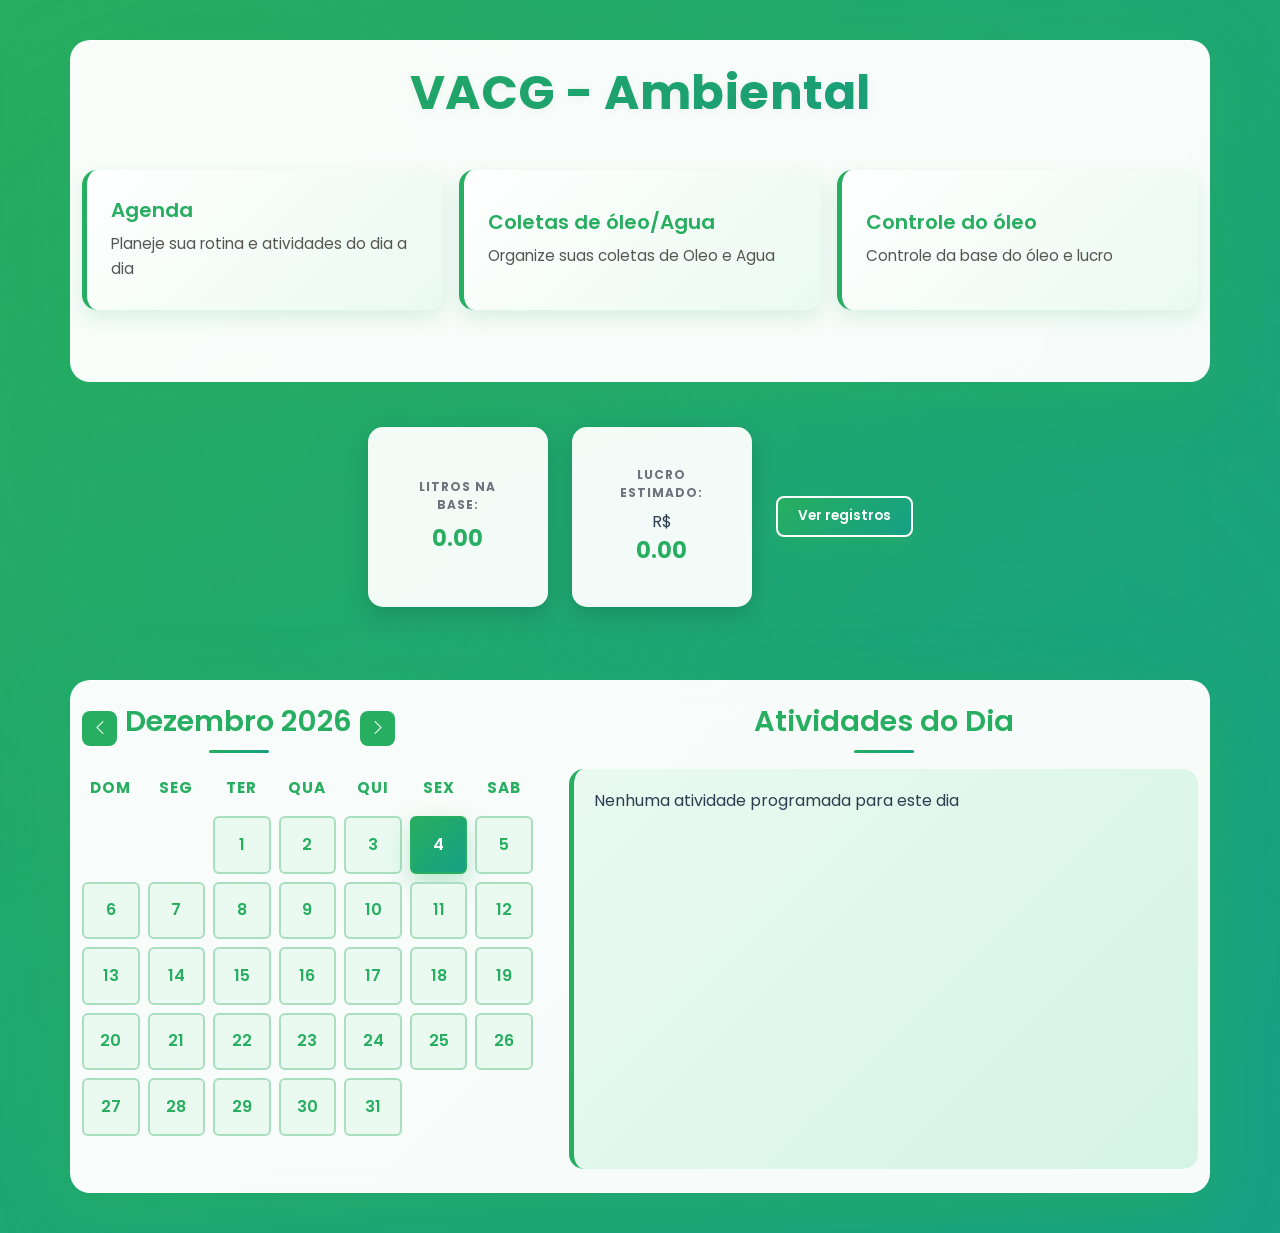
<file: index.html>
<!doctype html>
<html lang="en">

<head>
  <meta charset="utf-8" />
  <meta name="viewport" content="width=device-width, initial-scale=1" />
  <title>Sistema VACG</title>
  <link href="https://cdn.jsdelivr.net/npm/bootstrap@5.3.8/dist/css/bootstrap.min.css" rel="stylesheet"
    integrity="sha384-sRIl4kxILFvY47J16cr9ZwB07vP4J8+LH7qKQnuqkuIAvNWLzeN8tE5YBujZqJLB" crossorigin="anonymous" />
  <link rel="stylesheet" href="styles.css" />
  <link rel="stylesheet" href="https://cdn.jsdelivr.net/npm/bootstrap-icons@1.11.3/font/bootstrap-icons.css">
</head>

<body>
  <div class="container py-4">
    <h1 class="text-center mb-5">VACG - Ambiental</h1>

    <!-- Seção de Cards -->
    <div class="mb-5">
      <div class="row flex-nowrap gx-3 justify-content-center">
        <div class="col-sm-3 mb-3 mb-sm-0">
          <a href="#" class="card text-decoration-none text-body">
            <div class="card-body">
              <h5 class="card-title">Agenda</h5>
              <p class="card-text">
                Planeje sua rotina e atividades do dia a dia
              </p>
            </div>
          </a>
        </div>
        <div class="col-sm-3 mb-3 mb-sm-0">
          <a href="#" id="btnOleo" class="card text-decoration-none text-body">
            <div class="card-body">
              <h5 class="card-title">Coletas de óleo/Agua</h5>
              <p class="card-text">Organize suas coletas de Oleo e Agua</p>
            </div>
          </a>
        </div>
        <div class="col-sm-3 mb-3 mb-sm-0">
          <a href="#" id="btnControleOleo" class="card text-decoration-none text-body">
            <div class="card-body">
              <h5 class="card-title">Controle do óleo</h5>
              <p class="card-text">Controle da base do óleo e lucro</p>
            </div>
          </a>
        </div>
      </div>
    </div>
  </div>

  <!-- Sumário de óleo -->
   <div id="oilSummary" class="container mb-5">
    <div class="row justify-content-center align-items-center">
      <div class="col-auto">
        <strong>Litros na base:</strong> <span id="totalLitros">0</span>
      </div>
      <div class="col-auto ms-4">
        <strong>Lucro estimado:</strong> R$ <span id="totalProfit">0.00</span>
      </div>
      <div class="col-auto ms-4">
        <button id="btnVerRegistros" class="btn btn-sm btn-outline-primary">Ver registros</button>
      </div>
    </div>
  </div> 




  <!-- Seção de Calendário e Atividades -->
  <div class="container py-4">
    <div class="row">
      <!-- Coluna Esquerda - Calendário -->
      <div class="col-md-5">
        <div class="d-flex align-items-center mb-3">
          <button type="button" class="calendar-nav-btn me-2" onclick="prevMonth()">
            <i class="bi bi-chevron-left"></i>
          </button>
          <h3 id="monthYear" class="mb-0"></h3>
          <button type="button" class="calendar-nav-btn ms-2" onclick="nextMonth()">
            <i class="bi bi-chevron-right"></i>
          </button>
        </div>
        <div id="calendarGrid" style="display: grid; grid-template-columns: repeat(7, 1fr); gap: 8px;"></div>
      </div>
      <!-- Coluna Direita - Atividades do Dia -->
      <div class="col-md-7 ps-4">
        <h3 class="mb-3">Atividades do Dia</h3>
        <div class="activities-container" style="
              background: linear-gradient(135deg, #eafaf1 0%, #d5f4e6 100%);
              border-radius: 15px;
              padding: 20px;
              border-left: 5px solid #27ae60;
              min-height: 400px;
            ">
          <p style="
                color: #999;
                text-align: center;
                padding-top: 50px;
                font-family: &quot;Poppins&quot;, sans-serif;
              ">
            Selecione um dia no calendário para ver as atividades
          </p>
        </div>
      </div>
    </div>
  </div>

  <script src="https://cdn.jsdelivr.net/npm/bootstrap@5.3.8/dist/js/bootstrap.bundle.min.js"
    integrity="sha384-FKyoEForCGlyvwx9Hj09JcYn3nv7wiPVlz7YYwJrWVcXK/BmnVDxM+D2scQbITxI"
    crossorigin="anonymous"></script>
  <script src="script.js"></script>

  <div id="overlay" class="overlay">
    <div class="meu-modal">
      <h2 id="modalTitle"></h2>

      <div class="modal-body">
        <form id="formColeta">
          <div id="formColetaBody">
            <div class="form-group">
              <label>Título</label>
              <input type="text" id="inputTitulo" placeholder="Ex: Coleta na região norte" required />
            </div>
            <div class="form-group">
              <label>Descrição Interna</label>
              <textarea id="inputDescricaoInterna" rows="3" placeholder="Detalhes adicionais da atividade"
                required></textarea>
            </div>

            <div class="form-group">
              <label>Data</label>
              <input type="date" id="inputData" required />
            </div>

            <div class="form-group">
              <label>Hora</label>
              <input type="time" id="inputHora" required />
            </div>
          </div>

          <div class="button-group">
            <button type="submit" id="formSubmitBtn">Salvar</button>
            <button type="button" onclick="fecharModal()">Cancelar</button>
          </div>
        </form>
      </div>
    </div>
  </div>

  <!-- Modal de Detalhes -->

  <!-- Modal de Registros de Óleo -->
  <div id="modalOleoRecords" class="modal-detalhes">
    <div class="modal-content-detalhes" style="width: 90%; max-width:800px;">
      <button class="close-btn" onclick="fecharModalOleoRecords()">✖</button>
      <h2>Registros de Óleo</h2>
      <div id="oleoTableContainer" style="max-height:60vh; overflow:auto;">
        <!-- table inserted by script -->
      </div>
    </div>
  </div>

  <div id="modalDetalhes" class="modal-detalhes">
    <div class="modal-content-detalhes">
      <button class="close-btn" onclick="fecharModalDetalhes()">✖</button>
      <h2>Detalhes da Atividade</h2>
      <div class="detalhes-info">
        <div class="info-item">
          <label>Título:</label>
          <p id="detalhesTitulo"></p>
        </div>
        <div class="info-item">
          <label>Descrição:</label>
          <p id="detalhesDescricao"></p>
        </div>
        <div class="info-item">
          <label>Hora:</label>
          <p id="detalhesHora"></p>
        </div>
        <div class="info-item">
          <label>Dia:</label>
          <p id="detalhesDia"></p>
        </div>
      </div>
      <div class="button-group">
        <button id="btnEditarDetalhes" class="btn-edit-detalhes">
          Editar
        </button>
        <button type="button" onclick="fecharModalDetalhes()" class="btn-fechar-detalhes">
          Fechar
        </button>
      </div>
    </div>
  </div>

  <!-- Modal de Edição -->
  <div id="modalEdicao" class="modal-edicao">
    <div class="modal-content-edicao">
      <button class="close-btn" onclick="fecharModalEdicao()">✖</button>
      <h2>Editar Atividade</h2>
      <form id="formEdicao">
        <div class="form-group">
          <label>Título</label>
          <input type="text" id="editTitulo" required />
        </div>
        <div class="form-group">
          <label>Descrição</label>
          <textarea id="editDescricao" rows="3" required></textarea>
        </div>
        <div class="form-group">
          <label>Hora</label>
          <input type="time" id="editHora" required />
        </div>
        <div class="button-group">
          <button type="submit" class="btn-salvar-edicao">Salvar</button>
          <button type="button" onclick="fecharModalEdicao()" class="btn-cancelar-edicao">
            Cancelar
          </button>
        </div>
      </form>
    </div>
  </div>
</body>

</html>
</file>
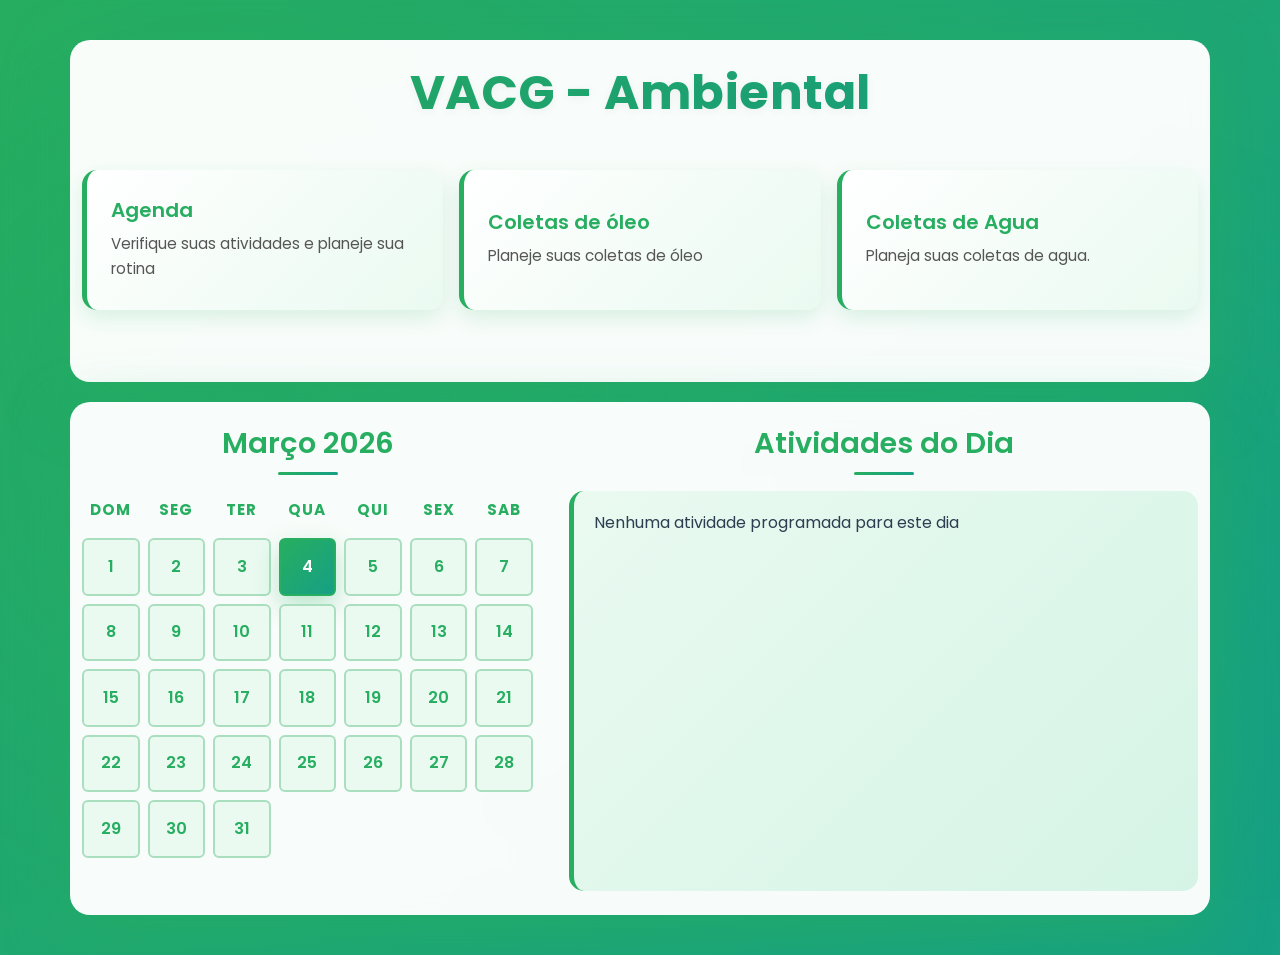
<file: inicial.html>
<!doctype html>
<html lang="en">
  <head>
    <meta charset="utf-8" />
    <meta name="viewport" content="width=device-width, initial-scale=1" />
    <title>Sistema VACG</title>
    <link
      href="https://cdn.jsdelivr.net/npm/bootstrap@5.3.8/dist/css/bootstrap.min.css"
      rel="stylesheet"
      integrity="sha384-sRIl4kxILFvY47J16cr9ZwB07vP4J8+LH7qKQnuqkuIAvNWLzeN8tE5YBujZqJLB"
      crossorigin="anonymous"
    />
    <link rel="stylesheet" href="styles.css" />
  </head>
  <body>
    <div class="container py-4">
      <h1 class="text-center mb-5">VACG - Ambiental</h1>

      <!-- Seção de Cards -->
      <div class="mb-5">
        <div class="row flex-nowrap gx-3 justify-content-center">
          <div class="col-sm-3 mb-3 mb-sm-0">
            <a href="#" class="card text-decoration-none text-body">
              <div class="card-body">
                <h5 class="card-title">Agenda</h5>
                <p class="card-text">
                  Verifique suas atividades e planeje sua rotina
                </p>
              </div>
            </a>
          </div>
          <div class="col-sm-3 mb-3 mb-sm-0">
            <a
              href="#"
              id="btnOleo"
              class="card text-decoration-none text-body"
            >
              <div class="card-body">
                <h5 class="card-title">Coletas de óleo</h5>
                <p class="card-text">Planeje suas coletas de óleo</p>
              </div>
            </a>
          </div>
          <div class="col-sm-3 mb-3 mb-sm-0">
            <a
              href="#"
              id="btnAgua"
              class="card text-decoration-none text-body"
            >
              <div class="card-body">
                <h5 class="card-title">Coletas de Agua</h5>
                <p class="card-text">Planeja suas coletas de agua.</p>
              </div>
            </a>
          </div>
        </div>
      </div>
    </div>

    <!-- Seção de Calendário e Atividades -->
    <div class="container py-4">
      <div class="row">
        <!-- Coluna Esquerda - Calendário -->
        <div class="col-md-5">
          <h3 class="mb-3">Março 2026</h3>
          <div
            style="
              display: grid;
              grid-template-columns: repeat(7, 1fr);
              gap: 8px;
            "
          >
            <!-- Headers dias da semana -->
            <div style="text-align: center; font-weight: bold; padding: 8px">
              Dom
            </div>
            <div style="text-align: center; font-weight: bold; padding: 8px">
              Seg
            </div>
            <div style="text-align: center; font-weight: bold; padding: 8px">
              Ter
            </div>
            <div style="text-align: center; font-weight: bold; padding: 8px">
              Qua
            </div>
            <div style="text-align: center; font-weight: bold; padding: 8px">
              Qui
            </div>
            <div style="text-align: center; font-weight: bold; padding: 8px">
              Sex
            </div>
            <div style="text-align: center; font-weight: bold; padding: 8px">
              Sab
            </div>

            <!-- Dias do mês -->
            <div
              class="calendar-day"
              data-day="1"
              style="
                aspect-ratio: 1 / 1;
                display: flex;
                align-items: center;
                justify-content: center;
                border: 1px solid #ddd;
                border-radius: 6px;
                background-color: #f8f9fa;
                cursor: pointer;
              "
            >
              1
            </div>
            <div
              class="calendar-day"
              data-day="2"
              style="
                aspect-ratio: 1 / 1;
                display: flex;
                align-items: center;
                justify-content: center;
                border: 1px solid #ddd;
                border-radius: 6px;
                background-color: #f8f9fa;
                cursor: pointer;
              "
            >
              2
            </div>
            <div
              class="calendar-day"
              data-day="3"
              style="
                aspect-ratio: 1 / 1;
                display: flex;
                align-items: center;
                justify-content: center;
                border: 1px solid #ddd;
                border-radius: 6px;
                background-color: #f8f9fa;
                cursor: pointer;
              "
            >
              3
            </div>
            <div
              class="calendar-day"
              data-day="4"
              style="
                aspect-ratio: 1 / 1;
                display: flex;
                align-items: center;
                justify-content: center;
                border: 1px solid #ddd;
                border-radius: 6px;
                background-color: #f8f9fa;
                cursor: pointer;
              "
            >
              4
            </div>
            <div
              class="calendar-day"
              data-day="5"
              style="
                aspect-ratio: 1 / 1;
                display: flex;
                align-items: center;
                justify-content: center;
                border: 1px solid #ddd;
                border-radius: 6px;
                background-color: #f8f9fa;
                cursor: pointer;
              "
            >
              5
            </div>
            <div
              class="calendar-day"
              data-day="6"
              style="
                aspect-ratio: 1 / 1;
                display: flex;
                align-items: center;
                justify-content: center;
                border: 1px solid #ddd;
                border-radius: 6px;
                background-color: #f8f9fa;
                cursor: pointer;
              "
            >
              6
            </div>
            <div
              class="calendar-day"
              data-day="7"
              style="
                aspect-ratio: 1 / 1;
                display: flex;
                align-items: center;
                justify-content: center;
                border: 1px solid #ddd;
                border-radius: 6px;
                background-color: #f8f9fa;
                cursor: pointer;
              "
            >
              7
            </div>

            <div
              class="calendar-day"
              data-day="8"
              style="
                aspect-ratio: 1 / 1;
                display: flex;
                align-items: center;
                justify-content: center;
                border: 1px solid #ddd;
                border-radius: 6px;
                background-color: #f8f9fa;
                cursor: pointer;
              "
            >
              8
            </div>
            <div
              class="calendar-day"
              data-day="9"
              style="
                aspect-ratio: 1 / 1;
                display: flex;
                align-items: center;
                justify-content: center;
                border: 1px solid #ddd;
                border-radius: 6px;
                background-color: #f8f9fa;
                cursor: pointer;
              "
            >
              9
            </div>
            <div
              class="calendar-day"
              data-day="10"
              style="
                aspect-ratio: 1 / 1;
                display: flex;
                align-items: center;
                justify-content: center;
                border: 1px solid #ddd;
                border-radius: 6px;
                background-color: #f8f9fa;
                cursor: pointer;
              "
            >
              10
            </div>
            <div
              class="calendar-day"
              data-day="11"
              style="
                aspect-ratio: 1 / 1;
                display: flex;
                align-items: center;
                justify-content: center;
                border: 1px solid #ddd;
                border-radius: 6px;
                background-color: #f8f9fa;
                cursor: pointer;
              "
            >
              11
            </div>
            <div
              class="calendar-day"
              data-day="12"
              style="
                aspect-ratio: 1 / 1;
                display: flex;
                align-items: center;
                justify-content: center;
                border: 1px solid #ddd;
                border-radius: 6px;
                background-color: #f8f9fa;
                cursor: pointer;
              "
            >
              12
            </div>
            <div
              class="calendar-day"
              data-day="13"
              style="
                aspect-ratio: 1 / 1;
                display: flex;
                align-items: center;
                justify-content: center;
                border: 1px solid #ddd;
                border-radius: 6px;
                background-color: #f8f9fa;
                cursor: pointer;
              "
            >
              13
            </div>
            <div
              class="calendar-day"
              data-day="14"
              style="
                aspect-ratio: 1 / 1;
                display: flex;
                align-items: center;
                justify-content: center;
                border: 1px solid #ddd;
                border-radius: 6px;
                background-color: #f8f9fa;
                cursor: pointer;
              "
            >
              14
            </div>

            <div
              class="calendar-day"
              data-day="15"
              style="
                aspect-ratio: 1 / 1;
                display: flex;
                align-items: center;
                justify-content: center;
                border: 1px solid #ddd;
                border-radius: 6px;
                background-color: #f8f9fa;
                cursor: pointer;
              "
            >
              15
            </div>
            <div
              class="calendar-day"
              data-day="16"
              style="
                aspect-ratio: 1 / 1;
                display: flex;
                align-items: center;
                justify-content: center;
                border: 1px solid #ddd;
                border-radius: 6px;
                background-color: #f8f9fa;
                cursor: pointer;
              "
            >
              16
            </div>
            <div
              class="calendar-day"
              data-day="17"
              style="
                aspect-ratio: 1 / 1;
                display: flex;
                align-items: center;
                justify-content: center;
                border: 1px solid #ddd;
                border-radius: 6px;
                background-color: #f8f9fa;
                cursor: pointer;
              "
            >
              17
            </div>
            <div
              class="calendar-day"
              data-day="18"
              style="
                aspect-ratio: 1 / 1;
                display: flex;
                align-items: center;
                justify-content: center;
                border: 1px solid #ddd;
                border-radius: 6px;
                background-color: #f8f9fa;
                cursor: pointer;
              "
            >
              18
            </div>
            <div
              class="calendar-day"
              data-day="19"
              style="
                aspect-ratio: 1 / 1;
                display: flex;
                align-items: center;
                justify-content: center;
                border: 1px solid #ddd;
                border-radius: 6px;
                background-color: #f8f9fa;
                cursor: pointer;
              "
            >
              19
            </div>
            <div
              class="calendar-day"
              data-day="20"
              style="
                aspect-ratio: 1 / 1;
                display: flex;
                align-items: center;
                justify-content: center;
                border: 1px solid #ddd;
                border-radius: 6px;
                background-color: #f8f9fa;
                cursor: pointer;
              "
            >
              20
            </div>
            <div
              class="calendar-day"
              data-day="21"
              style="
                aspect-ratio: 1 / 1;
                display: flex;
                align-items: center;
                justify-content: center;
                border: 1px solid #ddd;
                border-radius: 6px;
                background-color: #f8f9fa;
                cursor: pointer;
              "
            >
              21
            </div>

            <div
              class="calendar-day"
              data-day="22"
              style="
                aspect-ratio: 1 / 1;
                display: flex;
                align-items: center;
                justify-content: center;
                border: 1px solid #ddd;
                border-radius: 6px;
                background-color: #f8f9fa;
                cursor: pointer;
              "
            >
              22
            </div>
            <div
              class="calendar-day"
              data-day="23"
              style="
                aspect-ratio: 1 / 1;
                display: flex;
                align-items: center;
                justify-content: center;
                border: 1px solid #ddd;
                border-radius: 6px;
                background-color: #f8f9fa;
                cursor: pointer;
              "
            >
              23
            </div>
            <div
              class="calendar-day"
              data-day="24"
              style="
                aspect-ratio: 1 / 1;
                display: flex;
                align-items: center;
                justify-content: center;
                border: 1px solid #ddd;
                border-radius: 6px;
                background-color: #f8f9fa;
                cursor: pointer;
              "
            >
              24
            </div>
            <div
              class="calendar-day"
              data-day="25"
              style="
                aspect-ratio: 1 / 1;
                display: flex;
                align-items: center;
                justify-content: center;
                border: 1px solid #ddd;
                border-radius: 6px;
                background-color: #f8f9fa;
                cursor: pointer;
              "
            >
              25
            </div>
            <div
              class="calendar-day"
              data-day="26"
              style="
                aspect-ratio: 1 / 1;
                display: flex;
                align-items: center;
                justify-content: center;
                border: 1px solid #ddd;
                border-radius: 6px;
                background-color: #f8f9fa;
                cursor: pointer;
              "
            >
              26
            </div>
            <div
              class="calendar-day"
              data-day="27"
              style="
                aspect-ratio: 1 / 1;
                display: flex;
                align-items: center;
                justify-content: center;
                border: 1px solid #ddd;
                border-radius: 6px;
                background-color: #f8f9fa;
                cursor: pointer;
              "
            >
              27
            </div>
            <div
              class="calendar-day"
              data-day="28"
              style="
                aspect-ratio: 1 / 1;
                display: flex;
                align-items: center;
                justify-content: center;
                border: 1px solid #ddd;
                border-radius: 6px;
                background-color: #f8f9fa;
                cursor: pointer;
              "
            >
              28
            </div>

            <div
              class="calendar-day"
              data-day="29"
              style="
                aspect-ratio: 1 / 1;
                display: flex;
                align-items: center;
                justify-content: center;
                border: 1px solid #ddd;
                border-radius: 6px;
                background-color: #f8f9fa;
                cursor: pointer;
              "
            >
              29
            </div>
            <div
              class="calendar-day"
              data-day="30"
              style="
                aspect-ratio: 1 / 1;
                display: flex;
                align-items: center;
                justify-content: center;
                border: 1px solid #ddd;
                border-radius: 6px;
                background-color: #f8f9fa;
                cursor: pointer;
              "
            >
              30
            </div>
            <div
              class="calendar-day"
              data-day="31"
              style="
                aspect-ratio: 1 / 1;
                display: flex;
                align-items: center;
                justify-content: center;
                border: 1px solid #ddd;
                border-radius: 6px;
                background-color: #f8f9fa;
                cursor: pointer;
              "
            >
              31
            </div>
          </div>
        </div>

        <!-- Coluna Direita - Atividades do Dia -->
        <div class="col-md-7 ps-4">
          <h3 class="mb-3">Atividades do Dia</h3>
          <div
            class="activities-container"
            style="
              background: linear-gradient(135deg, #eafaf1 0%, #d5f4e6 100%);
              border-radius: 15px;
              padding: 20px;
              border-left: 5px solid #27ae60;
              min-height: 400px;
            "
          >
            <p
              style="
                color: #999;
                text-align: center;
                padding-top: 50px;
                font-family: &quot;Poppins&quot;, sans-serif;
              "
            >
              Selecione um dia no calendário para ver as atividades
            </p>
          </div>
        </div>
      </div>
    </div>

    <script
      src="https://cdn.jsdelivr.net/npm/bootstrap@5.3.8/dist/js/bootstrap.bundle.min.js"
      integrity="sha384-FKyoEForCGlyvwx9Hj09JcYn3nv7wiPVlz7YYwJrWVcXK/BmnVDxM+D2scQbITxI"
      crossorigin="anonymous"
    ></script>
    <script src="script.js"></script>

    <div id="overlay" class="overlay">
      <div class="meu-modal">
        <h2 id="modalTitle"></h2>

        <div class="modal-body">
          <form id="formColeta">
            <div class="form-group">
              <label>Título</label>
              <input
                type="text"
                id="inputTitulo"
                placeholder="Ex: Coleta na região norte"
                required
              />
            </div>
            <div class="form-group">
              <label>Descrição Interna</label>
              <textarea
                id="inputDescricaoInterna"
                rows="3"
                placeholder="Detalhes adicionais da atividade"
                required
              ></textarea>
            </div>

            <div class="form-group">
              <label>Data</label>
              <input type="date" id="inputData" required />
            </div>

            <div class="form-group">
              <label>Hora</label>
              <input type="time" id="inputHora" required />
            </div>

            <div class="button-group">
              <button type="submit">Salvar Atividade</button>
              <button type="button" onclick="fecharModal()">Cancelar</button>
            </div>
          </form>
        </div>
        <!-- fim modal-body -->
      </div>
    </div>

    <!-- Modal de Detalhes -->
    <div id="modalDetalhes" class="modal-detalhes">
      <div class="modal-content-detalhes">
        <button class="close-btn" onclick="fecharModalDetalhes()">✖</button>
        <h2>Detalhes da Atividade</h2>
        <div class="detalhes-info">
          <div class="info-item">
            <label>Título:</label>
            <p id="detalhesTitulo"></p>
          </div>
          <div class="info-item">
            <label>Descrição:</label>
            <p id="detalhesDescricao"></p>
          </div>
          <div class="info-item">
            <label>Hora:</label>
            <p id="detalhesHora"></p>
          </div>
          <div class="info-item">
            <label>Dia:</label>
            <p id="detalhesDia"></p>
          </div>
        </div>
        <div class="button-group">
          <button id="btnEditarDetalhes" class="btn-edit-detalhes">
            Editar
          </button>
          <button
            type="button"
            onclick="fecharModalDetalhes()"
            class="btn-fechar-detalhes"
          >
            Fechar
          </button>
        </div>
      </div>
    </div>

    <!-- Modal de Edição -->
    <div id="modalEdicao" class="modal-edicao">
      <div class="modal-content-edicao">
        <button class="close-btn" onclick="fecharModalEdicao()">✖</button>
        <h2>Editar Atividade</h2>
        <form id="formEdicao">
          <div class="form-group">
            <label>Título</label>
            <input type="text" id="editTitulo" required />
          </div>
          <div class="form-group">
            <label>Descrição</label>
            <textarea id="editDescricao" rows="3" required></textarea>
          </div>
          <div class="form-group">
            <label>Hora</label>
            <input type="time" id="editHora" required />
          </div>
          <div class="button-group">
            <button type="submit" class="btn-salvar-edicao">Salvar</button>
            <button
              type="button"
              onclick="fecharModalEdicao()"
              class="btn-cancelar-edicao"
            >
              Cancelar
            </button>
          </div>
        </form>
      </div>
    </div>
  </body>
</html>
</file>
<file: styles.css>
/* ============================================
   ESTILOS GERAIS
   ============================================ */

@import url("https://fonts.googleapis.com/css2?family=Poppins:wght@400;500;600;700&display=swap");

:root {
  --primary-green: #27ae60;
  --secondary-green: #16a085;
  --light-green: #2ecc71;
  --water-blue: #3498db;
  --dark-green: #145a32;
  --light-bg: #eafaf1;
  --card-shadow: 0 8px 20px rgba(39, 174, 96, 0.15);
}

* {
  margin: 0;
  padding: 0;
  box-sizing: border-box;
}

body {
  font-family: "Poppins", "Segoe UI", Tahoma, Geneva, Verdana, sans-serif;
  background: linear-gradient(135deg, #27ae60 0%, #16a085 100%);
  min-height: 100vh;
  padding: 20px 0;
  color: #2c3e50;
}

.selecionado {
  background-color: #007bff;
  color: white;
  border-radius: 50%;
}

/* highlight for selected day cell */
.calendar-day.selected {
  background-color: #007bff !important;
  color: #fff;
}


#oilSummary::before {
  content: "";
  position: absolute;
  top: -50%;
  right: -50%;
  width: 400px;
  height: 400px;
  background: rgba(255, 255, 255, 0.05);
  border-radius: 50%;
  animation: float 6s ease-in-out infinite;
}

@keyframes float {
  0%, 100% { transform: translateY(0px); }
  50% { transform: translateY(-20px); }
}

#oilSummary .row {
  position: relative;
  z-index: 1;
}

#oilSummary .col-auto {
  background: rgba(255, 255, 255, 0.95);
  padding: 20px 30px;
  border-radius: 15px;
  box-shadow: 0 8px 25px rgba(0, 0, 0, 0.15);
  font-size: 1rem;
  transition: all 0.3s cubic-bezier(0.175, 0.885, 0.32, 1.275);
  text-align: center;
  display: flex;
  align-items: center;
  justify-content: center;
  width: 180px;
  height: 180px;
  flex-direction: column;
}

#oilSummary .col-auto:nth-child(3) {
  background: transparent;
  box-shadow: none;
  padding: 0;
  width: auto;
  height: auto;
}

#oilSummary .col-auto:hover {
  transform: translateY(-5px);
  box-shadow: 0 12px 35px rgba(0, 0, 0, 0.2);
}

#oilSummary strong {
  color: var(--dark-green);
  font-weight: 700;
  display: block;
  font-size: 0.85rem;
  letter-spacing: 0.5px;
  margin-bottom: 8px;
  text-transform: uppercase;
}

#oilSummary span {
  color: var(--primary-green);
  font-weight: 700;
  font-size: 1.5rem;
  display: block;
}

#oilSummary #btnVerRegistros {
  background: linear-gradient(135deg, #27ae60 0%, #16a085 100%);
  color: #fff;
  font-weight: 600;
  border: 2px solid #ffffff;
  box-shadow: 0 8px 20px rgba(39, 174, 96, 0.6);
  transition: all 0.3s cubic-bezier(0.175, 0.885, 0.32, 1.275);
  padding: 8px 20px;
  font-size: 0.85rem;
}

#oilSummary #btnVerRegistros:hover {
  transform: translateY(-3px);
  box-shadow: 0 12px 30px rgba(39, 174, 96, 0.6);
  color: #fff;
}

#oilSummary #btnVerRegistros:active {
  transform: translateY(-1px);
}

.container {
  background: rgba(255, 255, 255, 0.97);
  border-radius: 20px;
  margin: 20px auto;
  box-shadow: 0 20px 60px rgba(39, 174, 96, 0.6);
  backdrop-filter: blur(10px);
}

/* ============================================
   TÍTULO PRINCIPAL
   ============================================ */

h1 {
  font-size: 3rem;
  font-weight: 700;
  background: linear-gradient(135deg, #27ae60 0%, #16a085 100%);
  -webkit-background-clip: text;
  -webkit-text-fill-color: transparent;
  background-clip: text;
  text-shadow: 0 2px 10px rgba(0, 0, 0, 0.05);
  letter-spacing: 0.5px;
  animation: slideDown 0.8s ease-out;
  font-family: "Poppins", sans-serif;
}

@keyframes slideDown {
  from {
    opacity: 0;
    transform: translateY(-20px);
  }
  to {
    opacity: 1;
    transform: translateY(0);
  }
}

/* ============================================
   CARDS
   ============================================ */

.card {
  border: none;
  border-radius: 15px;
  transition: all 0.4s cubic-bezier(0.175, 0.885, 0.32, 1.275);
  box-shadow: var(--card-shadow);
  background: linear-gradient(135deg, #ffffff 0%, #eafaf1 100%);
  position: relative;
  overflow: hidden;
  border-left: 5px solid #27ae60;
  height: 100%;
  min-height: 140px;
  display: flex;
  flex-direction: column;
}

.card::before {
  content: "";
  position: absolute;
  top: 0;
  left: -100%;
  width: 100%;
  height: 100%;
  background: linear-gradient(
    90deg,
    transparent,
    rgba(39, 174, 96, 0.1),
    transparent
  );
  transition: left 0.5s;
  z-index: 1;
}

.card:hover::before {
  left: 100%;
}

.card:hover {
  transform: translateY(-15px) scale(1.05);
  box-shadow: 0 25px 50px rgba(39, 174, 96, 0.3);
  border-left-color: #16a085;
}

.card:hover a {
  color: #27ae60 !important;
}

.card-body {
  padding: 1.5rem;
  position: relative;
  z-index: 2;
  display: flex;
  flex-direction: column;
  justify-content: center;
  flex: 1;
}

.card-title {
  font-size: 1.25rem;
  font-weight: 600;
  color: #27ae60;
  margin-bottom: 10px;
  transition: color 0.3s;
  font-family: "Poppins", sans-serif;
}

.card:hover .card-title {
  color: #16a085;
}

.card-text {
  color: #555;
  font-size: 0.95rem;
  line-height: 1.6;
  font-family: "Poppins", sans-serif;
}

.overlay {
  position: fixed;
  inset: 0;
  background: rgba(0, 0, 0, 0.6);
  backdrop-filter: blur(8px);

  display: none;
  justify-content: center;
  align-items: center;
  transition:
    background 0.3s ease,
    backdrop-filter 0.3s ease;

  z-index: 9999;
}

.overlay.active {
  display: flex;
  animation: fadeIn 0.3s ease;
}



/* Botão fechar */
.close-btn {
  position: absolute;
  top: 15px;
  right: 20px;
  font-size: 20px;
  cursor: pointer;
  border: none;
  background: #ffffff;
  padding: 4px 8px;
  border-radius: 50%;
  transition: 0.2s;
  z-index: 2;
}

.close-btn:hover {
  transform: scale(1.2);
  color: red;
  background: #f8f8f8;
}

/* modal container */
.meu-modal {
  background: #ffffff;
  padding: 60px 40px 40px;
  border-radius: 16px;
  width: 600px;
  max-width: 95%;
  box-shadow: 0 20px 60px rgba(0, 0, 0, 0.25);
  transform: scale(0.8);
  opacity: 0;
  animation: modalOpen 0.3s ease forwards;
  position: relative;
  border: 3px solid var(--primary-green);
  overflow: hidden;
}

/* decorative colored band at top */
.meu-modal::before {
  content: "";
  position: absolute;
  top: 0;
  left: 0;
  width: 100%;
  height: 60px;
  background: linear-gradient(
    135deg,
    var(--primary-green),
    var(--secondary-green)
  );
  border-top-left-radius: 13px;
  border-top-right-radius: 13px;
  z-index: 1;
}

.meu-modal h2 {
  color: white;
  font-size: 1.8rem;
  font-weight: 700;
  margin: 0;
  text-align: center;
  font-family: "Poppins", sans-serif;
  position: absolute;
  top: 0;
  left: 0;
  width: 100%;
  padding-top: 18px;
  z-index: 2;
}

/* ensure form content sits below header area */
.meu-modal form {
  display: flex;
  flex-direction: column;
  gap: 18px;
  margin-top: 80px;
}

/* move heading up over colored stripe */
.meu-modal h2:before {
  content: "";
  position: absolute;
  bottom: -5px;
  left: 50%;
  transform: translateX(-50%);
  width: 50px;
  height: 3px;
  background: white;
  border-radius: 2px;
}

.meu-modal form {
  display: flex;
  flex-direction: column;
  gap: 18px;
}

.meu-modal div {
  display: flex;
  flex-direction: column;
  gap: 8px;
}

.meu-modal label {
  color: #2c3e50;
  font-weight: 600;
  font-size: 0.95rem;
  font-family: "Poppins", sans-serif;
}

.meu-modal input,
.meu-modal textarea {
  padding: 12px 15px;
  border: 2px solid #d5f4e6;
  border-radius: 8px;
  font-size: 0.95rem;
  font-family: "Poppins", sans-serif;
  transition: all 0.3s ease;
  background-color: #f8f9fa;
  resize: vertical;
  min-height: 60px;
}

.meu-modal input:focus,
.meu-modal textarea:focus {
  outline: none;
  border-color: #27ae60;
  background-color: #ffffff;
  box-shadow: 0 0 0 3px rgba(39, 174, 96, 0.1);
}

.meu-modal input:invalid,
.meu-modal textarea:invalid {
  border-color: #e74c3c;
}

.meu-modal input::placeholder {
  color: #999;
}

.meu-modal button {
  padding: 12px 20px;
  border: none;
  border-radius: 8px;
  font-size: 1rem;
  font-weight: 600;
  font-family: "Poppins", sans-serif;
  cursor: pointer;
  transition: all 0.3s ease;
}

.meu-modal button[type="submit"] {
  background: linear-gradient(135deg, #27ae60, #16a085);
  color: rgb(255, 255, 255);
  margin-bottom: 8px;
}

.meu-modal button[type="submit"]:hover {
  transform: translateY(-2px);
  box-shadow: 0 10px 25px rgba(39, 174, 96, 0.3);
}

.meu-modal button[type="submit"]:active {
  transform: translateY(0);
}

.meu-modal button[type="button"] {
  background-color: #e0e0e0;
  color: #000000;
}

.meu-modal button[type="button"]:hover {
  background-color: #d0d0d0;
  transform: translateY(-2px);
}

.meu-modal .modal-body {
  background: #fefefe;
  border-radius: 12px;
  padding: 20px;
  box-shadow: 0 4px 20px rgba(0, 0, 0, 0.1);
}

.meu-modal .form-group {
  margin-bottom: 10px;
  padding: 10px 12px;
  border: 1px solid #d5f4e6;
  border-radius: 8px;
  background: #ffffff;
}

.meu-modal .form-group label {
  margin-bottom: 4px;
}

.meu-modal .button-group {
  display: flex;
  gap: 10px;
  margin-top: 10px;
}

.meu-modal .button-group button {
  flex: 1;
}



/* ============================================
   LISTA DE ATIVIDADES
   ============================================ */

.activities-container h5 {
  color: #27ae60;
  font-size: 1.3rem;
  margin-bottom: 15px;
  font-weight: 600;
  border-bottom: 2px solid #27ae60;
  padding-bottom: 10px;
}

.activities-container ul {
  list-style: none;
  padding: 0;
  margin: 0;
}

.activities-container li {
  background: white;
  padding: 12px 15px;
  margin-bottom: 10px;
  border-left: 4px solid #27ae60;
  border-radius: 6px;
  color: #2c3e50;
  font-weight: 500;
  box-shadow: 0 2px 8px rgba(39, 174, 96, 0.1);
  transition: all 0.3s ease;
  display: flex;
  justify-content: space-between;
  align-items: center;
}

.activities-container li:hover {
  background: #f8f9fa;
  transform: translateX(5px);
  box-shadow: 0 4px 12px rgba(39, 174, 96, 0.15);
}

.atividade-item span {
  flex: 1;
}

.btn-deletar {
  background: #e74c3c;
  color: white;
  border: none;
  border-radius: 50%;
  width: 28px;
  height: 28px;
  cursor: pointer;
  font-size: 16px;
  display: flex;
  align-items: center;
  justify-content: center;
  margin-left: 10px;
  transition: all 0.3s ease;
  flex-shrink: 0;
}

.btn-deletar:hover {
  background: #c0392b;
  transform: scale(1.15);
  box-shadow: 0 4px 12px rgba(231, 76, 60, 0.3);
}

.btn-deletar:active {
  transform: scale(0.95);
}

/* Botão de Editar */
.btn-editar {
  background: #3498db;
  color: white;
  border: none;
  border-radius: 50%;
  width: 28px;
  height: 28px;
  cursor: pointer;
  font-size: 16px;
  display: flex;
  align-items: center;
  justify-content: center;
  margin-right: 10px;
  transition: all 0.3s ease;
  flex-shrink: 0;
}

.btn-editar:hover {
  background: #2980b9;
  transform: scale(1.15);
  box-shadow: 0 4px 12px rgba(52, 152, 219, 0.3);
}

.btn-editar:active {
  transform: scale(0.95);
}

/* Atividade Item Layout */
.atividade-item {
  display: flex;
  justify-content: space-between;
  align-items: center;
  cursor: pointer;
  position: relative;
}

.atividade-content {
  flex: 1;
  display: flex;
  justify-content: space-between;
  align-items: center;
  gap: 15px;
  cursor: pointer;
  padding: 5px 10px;
  border-radius: 6px;
  transition: all 0.3s ease;
}

.atividade-content:hover {
  background: #f0f8ff;
}

.atividade-desc {
  font-weight: 600;
  color: #2c3e50;
}

.atividade-hora {
  color: #27ae60;
  font-weight: 700;
  padding: 4px 8px;
  background: #eafaf1;
  border-radius: 4px;
  min-width: 60px;
  text-align: center;
  font-size: 0.85rem;
}

.atividade-actions {
  display: flex;
  gap: 5px;
  margin-left: auto;
}

/* ============================================
   MODAIS DE DETALHES E EDIÇÃO
   ============================================ */

.modal-detalhes,
.modal-edicao {
  position: fixed;
  inset: 0;
  background: rgba(0, 0, 0, 0.5);
  backdrop-filter: blur(4px);
  display: none;
  justify-content: center;
  align-items: center;
  z-index: 9999;
}

.modal-detalhes.active,
.modal-edicao.active {
  display: flex;
  animation: fadeIn 0.3s ease;
}

.modal-content-detalhes,
.modal-content-edicao {
  background: #ffffff;
  padding: 60px 40px 40px;
  border-radius: 16px;
  width: 450px;
  max-width: 90%;
  box-shadow: 0 20px 60px rgba(0, 0, 0, 0.25);
  transform: scale(0.8);
  opacity: 0;
  animation: modalOpen 0.3s ease forwards;
  position: relative;
  border: 3px solid var(--primary-green);
  overflow: hidden;
}

.modal-content-detalhes::before,
.modal-content-edicao::before {
  content: "";
  position: absolute;
  top: 0;
  left: 0;
  width: 100%;
  height: 60px;
  background: linear-gradient(
    135deg,
    var(--primary-green),
    var(--secondary-green)
  );
  border-top-left-radius: 13px;
  border-top-right-radius: 13px;
  z-index: 1;
}

.modal-content-detalhes h2,
.modal-content-edicao h2 {
  color: white;
  font-size: 1.8rem;
  font-weight: 700;
  margin: 0 0 15px;
  text-align: center;
  font-family: "Poppins", sans-serif;
  position: relative;
  z-index: 2;
}

.modal-content-detalhes h2:before,
.modal-content-edicao h2:before {
  content: "";
  position: absolute;
  bottom: -5px;
  left: 50%;
  transform: translateX(-50%);
  width: 50px;
  height: 3px;
  background: white;
  border-radius: 2px;
}

/* Detalhes Info */
.detalhes-info {
  margin-bottom: 25px;
}

.info-item {
  margin-bottom: 20px;
}

.info-item label {
  color: #2c3e50;
  font-weight: 700;
  font-size: 0.95rem;
  display: block;
  margin-bottom: 8px;
  font-family: "Poppins", sans-serif;
}

.info-item p {
  background: #f8f9fa;
  padding: 12px 15px;
  border-radius: 8px;
  border-left: 4px solid #27ae60;
  color: #2c3e50;
  margin: 0;
  font-family: "Poppins", sans-serif;
  font-weight: 500;
}

/* Botões diretos no modal de detalhes */
.btn-edit-detalhes,
.btn-fechar-detalhes {
  padding: 12px 20px;
  border: none;
  border-radius: 8px;
  font-size: 1rem;
  font-weight: 600;
  font-family: "Poppins", sans-serif;
  cursor: pointer;
  transition: all 0.3s ease;
  flex: 1;
}

.btn-edit-detalhes {
  background: linear-gradient(135deg, #27ae60, #16a085);
  color: white;
  margin-right: 10px;
}

.btn-edit-detalhes:hover {
  transform: translateY(-2px);
  box-shadow: 0 10px 25px rgba(39, 174, 96, 0.3);
}

.btn-fechar-detalhes {
  background-color: #e0e0e0;
  color: #2c3e50;
}

.btn-fechar-detalhes:hover {
  background-color: #d0d0d0;
  transform: translateY(-2px);
}

/* Form de Edição */
#formEdicao {
  display: flex;
  flex-direction: column;
  gap: 18px;
  margin-bottom: 20px;
}

.btn-salvar-edicao,
.btn-cancelar-edicao {
  padding: 12px 20px;
  border: none;
  border-radius: 8px;
  font-size: 1rem;
  font-weight: 600;
  font-family: "Poppins", sans-serif;
  cursor: pointer;
  transition: all 0.3s ease;
  flex: 1;
}

.btn-ver-registros {
  background: linear-gradient(135deg, #27ae60, #16a085);
  color: rgb(255, 255, 255);
  border: none;
  padding: 10px 18px;
  border-radius: 8px;
  font-weight: 600;
  transition: 0.3s;
}

.btn-ver-registros:hover {
  transform: translateY(-3px);
  box-shadow: 0 10px 25px rgba(39, 174, 96, 0.3);
}

.btn-salvar-edicao {
  background: linear-gradient(135deg, #27ae60, #16a085);
  color: white;
  margin-right: 10px;
}

.btn-salvar-edicao:hover {
  transform: translateY(-2px);
  box-shadow: 0 10px 25px rgba(39, 174, 96, 0.3);
}

.btn-cancelar-edicao {
  background-color: #e0e0e0;
  color: #2c3e50;
}

.btn-cancelar-edicao:hover {
  background-color: #d0d0d0;
  transform: translateY(-2px);
}


#oilSummary {
  padding: 25px 0;
}

#oilSummary {
  background: transparent !important;
  box-shadow: none !important;
  border: none !important;
}

#oilSummary .col-auto:hover {
  transform: translateY(-3px);
  box-shadow: 0 14px 30px rgba(0,0,0,0.2);
}

#oilSummary strong {
  display: block;
  font-size: 12px;
  letter-spacing: 1px;
  color: #6c757d;
  text-transform: uppercase;
}

#oilSummary span {
  font-size: 22px;
  font-weight: 700;
}

#totalLitros {
  color: #198754;
}

#totalProfit {
  color: #0d6efd;
}

#btnVerRegistros {
  background: #198754;
  color: #198754;
  border: none;
  padding: 10px 20px;
  border-radius: 8px;
  box-shadow: 0 6px 15px rgba(25,135,84,0.4);
  transition: 0.2s;
}

#btnVerRegistros:hover {
  transform: translateY(-2px);
  box-shadow: 0 8px 20px rgba(20, 243, 139, 0.5);
}

.stats-cards {
  display: flex;
  align-items: center;
  gap: 20px;
  justify-content: center;
}

.stat-card {
  width: 160px;
  height: 110px;

  border-radius: 15px;
  border-left: 5px solid #27ae60;

  background: linear-gradient(135deg, #a30101 0%, #6ffcac 100%);

  box-shadow: 0 15px 35px rgba(39, 174, 96, 0.15);

  transition: all 0.3s ease;
}

.stat-card:hover {
  transform: translateY(-8px) scale(1.03);
  box-shadow: 0 20px 40px rgba(39, 174, 96, 0.25);
}

.stat-card h6 {
  font-size: 0.8rem;
  color: #2c3e50;
  font-weight: 600;
}

.stat-card h4 {
  color: #27ae60;
  font-weight: 700;
}





.calendar-nav-btn {
  background: #27ae60;
  color: white;
  border: none;
  width: 35px;
  height: 35px;
  border-radius: 8px;
  font-size: 16px;
  font-weight: bold;
  cursor: pointer;
  transition: all 0.25s ease;

  display: flex;
  align-items: center;
  justify-content: center;
}

.calendar-nav-btn:hover {
  background: #219150;
  transform: scale(1.1);
}

.calendar-nav-btn:active {
  transform: scale(0.95);
}


.stats-cards {
  display: flex;
  align-items: center;
  gap: 20px;
  justify-content: center;
}

.stat-card {
  width: 160px;
  height: 110px;

  border-radius: 15px;
  border-left: 5px solid #27ae60;

  background: linear-gradient(135deg, #ffffff 0%, #eafaf1 100%);

  box-shadow: 0 15px 35px rgba(39, 174, 96, 0.15);

  transition: all 0.3s ease;
}

.stat-card:hover {
  transform: translateY(-8px) scale(1.03);
  box-shadow: 0 20px 40px rgba(39, 174, 96, 0.25);
}

.stat-card h6 {
  font-size: 0.8rem;
  color: #2c3e50;
  font-weight: 600;
}

.stat-card h4 {
  color: #27ae60;
  font-weight: 700;
}


.btn-ver-registros {
  background: linear-gradient(135deg, #27ae60, #16a085);
  color: rgb(255, 255, 255);
  border: none;
  padding: 10px 18px;
  border-radius: 8px;
  font-weight: 600;
  transition: 0.3s;
}

.btn-ver-registros:hover {
  transform: translateY(-3px);
  box-shadow: 0 10px 25px rgba(39, 174, 96, 0.3);
}

.calendar-grid {
  display: grid;
  grid-template-columns: repeat(7, 1fr);
  gap: 8px;
}

.activities-container {
  background: linear-gradient(135deg, #eafaf1 0%, #d5f4e6 100%);
  border-radius: 15px;
  padding: 20px;
  border-left: 5px solid #27ae60;
  min-height: 400px;
}

/* Animações */

@keyframes fadeIn {
  from {
    opacity: 0;
  }
  to {
    opacity: 1;
  }
}

@keyframes modalOpen {
  to {
    transform: scale(1);
    opacity: 1;
  }
}

/* ============================================
   CALENDÁRIO
   ============================================ */

h3 {
  text-align: center;
  font-size: 1.8rem;
  font-weight: 600;
  color: #27ae60;
  margin-bottom: 30px;
  position: relative;
  padding-bottom: 15px;
  font-family: "Poppins", sans-serif;
}

h3::after {
  content: "";
  position: absolute;
  bottom: 0;
  left: 50%;
  transform: translateX(-50%);
  width: 60px;
  height: 3px;
  background: linear-gradient(90deg, #27ae60, #16a085);
  border-radius: 2px;
}

/* Grid do calendário */
[style*="display: grid"] {
  animation: fadeIn 0.6s ease-out 0.3s both;
}

/* Headers do calendário */
[style*="font-weight: bold"][style*="padding: 8px"] {
  color: #27ae60;
  font-size: 0.95rem;
  font-weight: 700;
  text-transform: uppercase;
  letter-spacing: 1px;
  font-family: "Poppins", sans-serif;
}

/* Dias do calendário */
[style*="aspect-ratio: 1 / 1"] {
  transition: all 0.3s cubic-bezier(0.175, 0.885, 0.32, 1.275);
  cursor: pointer;
  background-color: #eafaf1 !important;
  border: 2px solid #a9dfbf !important;
  font-weight: 600;
  color: #27ae60;
  position: relative;
  overflow: hidden;
  font-family: "Poppins", sans-serif;
}

[style*="aspect-ratio: 1 / 1"]::before {
  content: "";
  position: absolute;
  top: 0;
  left: -100%;
  width: 100%;
  height: 100%;
  background: linear-gradient(135deg, #27ae60, #16a085);
  transition: left 0.4s;
  z-index: -1;
}

[style*="aspect-ratio: 1 / 1"]:hover::before {
  left: 0;
}

[style*="aspect-ratio: 1 / 1"]:hover {
  color: white;
  border-color: #27ae60 !important;
  transform: scale(1.1);
  box-shadow: 0 10px 25px rgba(39, 174, 96, 0.3);
}

/* Dia selecionado */
.calendar-day.selected {
  background: linear-gradient(135deg, #27ae60, #16a085) !important;
  color: white !important;
  border-color: #27ae60 !important;
  box-shadow: 0 10px 25px rgba(39, 174, 96, 0.3);
}

/* ============================================
   RESPONSIVIDADE
   ============================================ */

@media (max-width: 768px) {
  h1 {
    font-size: 2rem;
  }

  .card {
    margin-bottom: 15px;
  }

  .card:hover {
    transform: translateY(-10px) scale(1.02);
  }

  h3 {
    font-size: 1.5rem;
  }
}

/* ============================================
   ANIMAÇÕES ADICIONAIS
   ============================================ */

a.card {
  text-decoration: none;
}

/* Scroll smooth */
html {
  scroll-behavior: smooth;
}

/* Focus styles para acessibilidade */
.card:focus-within {
  outline: 3px solid #27ae60;
  outline-offset: 2px;
}

/* ============================================
   EFEITOS ESPECIAIS
   ============================================ */

body::before {
  content: "";
  position: fixed;
  top: 0;
  left: 0;
  width: 100%;
  height: 100%;
  background:
    radial-gradient(
      circle at 20% 50%,
      rgba(39, 174, 96, 0.1) 0%,
      transparent 50%
    ),
    radial-gradient(
      circle at 80% 80%,
      rgba(22, 160, 133, 0.1) 0%,
      transparent 50%
    );
  pointer-events: none;
  z-index: -1;
}

/* top cards equal width and height */
.row.flex-nowrap > .col-sm-3 {
  flex: 1 1 auto !important;
  max-width: none !important;
}

.cards-container {
  display: grid;
  grid-template-columns: repeat(4, 1fr);
  gap: 15px;
}

@media (max-width: 1024px) {
  .cards-container {
    grid-template-columns: repeat(3, 1fr);
  }
}

@media (max-width: 768px) {
  .cards-container {
    grid-template-columns: repeat(2, 1fr);
  }
}

@media (max-width: 480px) {
  .cards-container {
    grid-template-columns: 1fr;
  }
}
</file>
